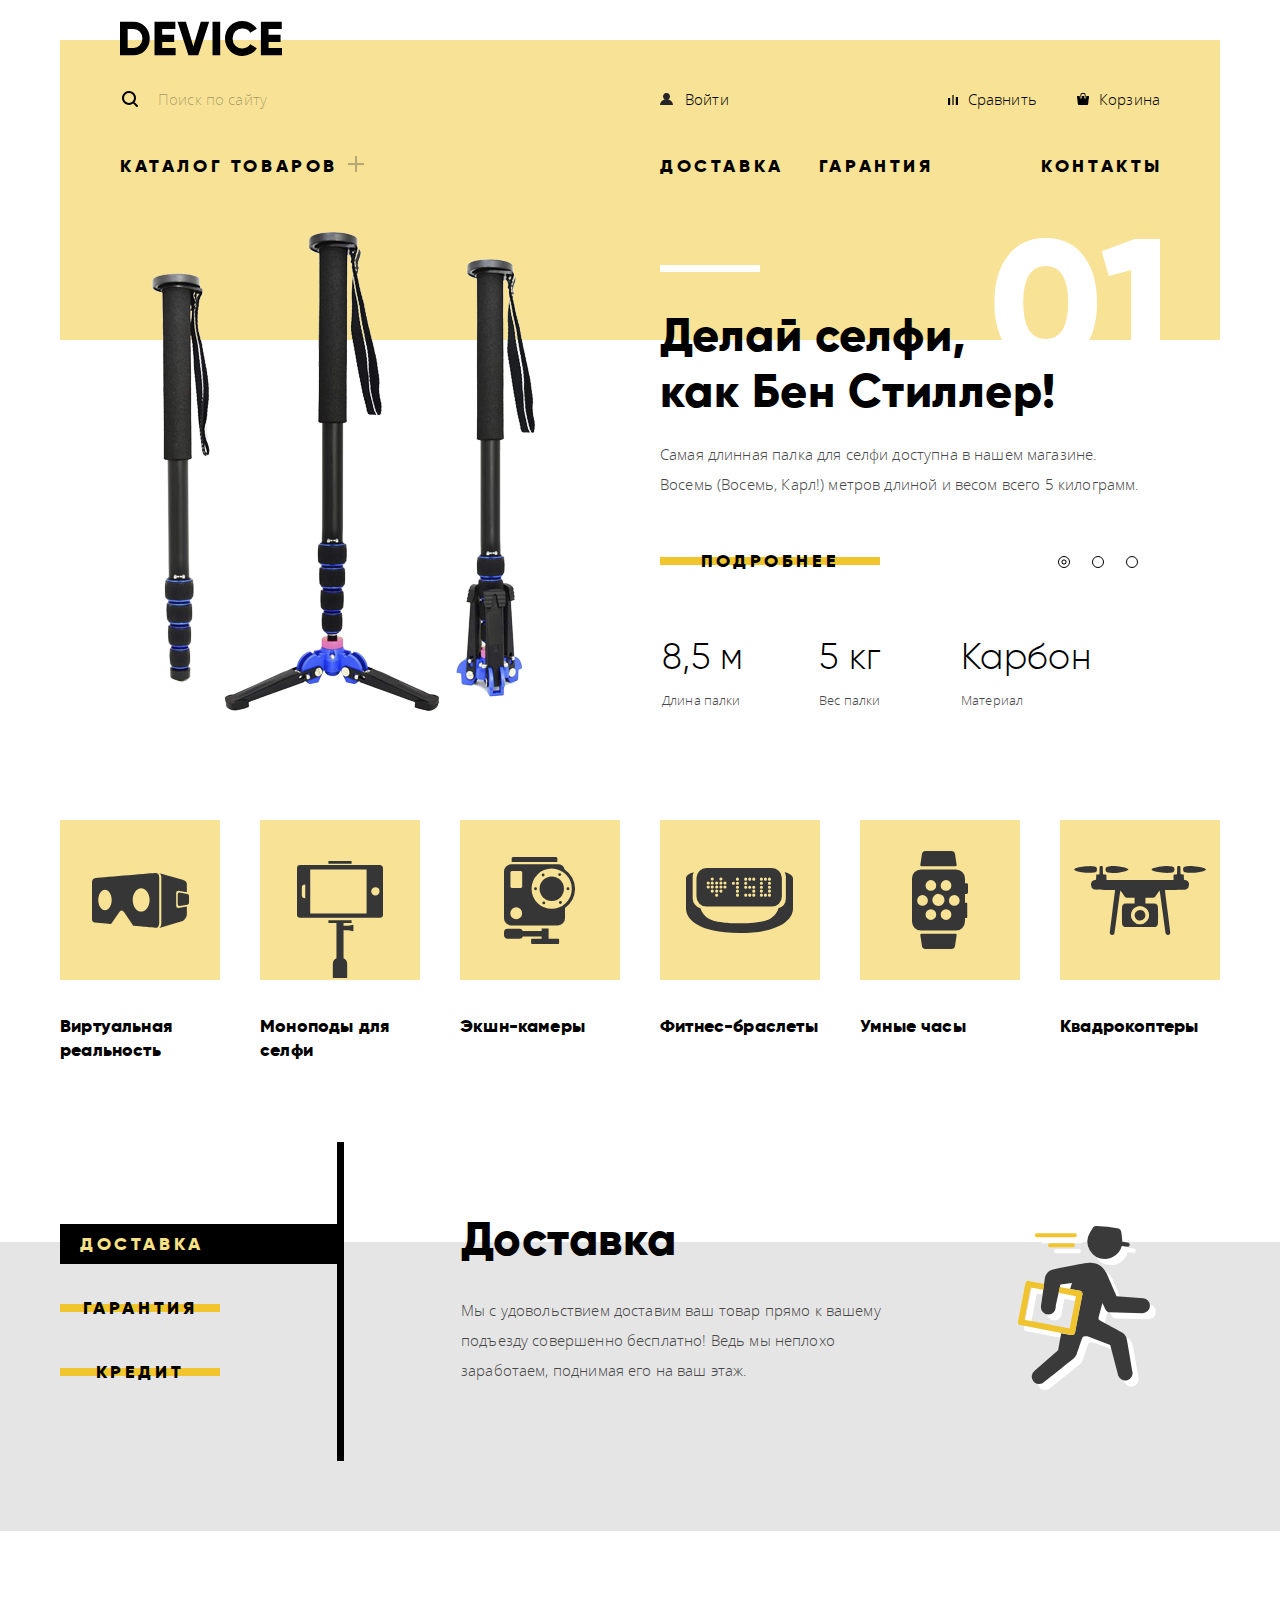
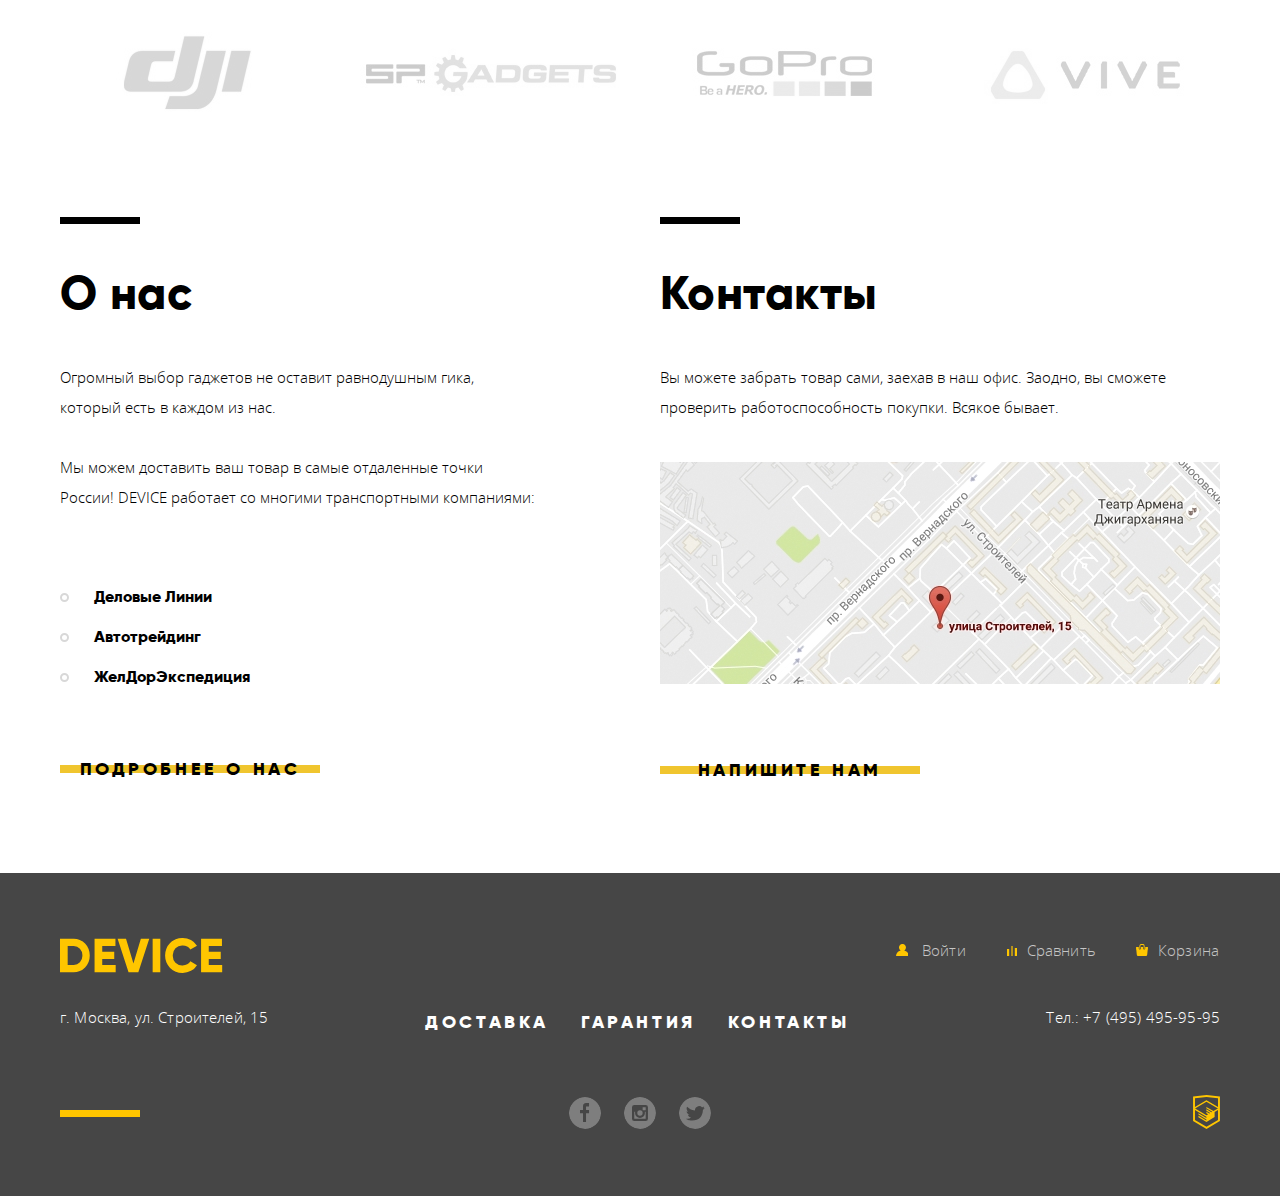
<file: index.html>
<!DOCTYPE html>
<html lang="ru">
  <head>
    <meta charset="utf-8" />
    <title>Магазин гаджетов - DEVICE</title>
    <link rel="stylesheet" href="css/normalize.css" />
    <link rel="stylesheet" href="css/style.min.css" />
  </head>
  <body>
    <header class="main-header">
      <div class="container">
        <nav class="site-navigation">
          <a class="header-logo">
            <img src="img/logo.svg" width="162" height="35" alt="Логотип магазина «Девайс»" />
          </a>
          <div class="header-top-wrapper">
            <div class="search-block active">
              <form action="https://echo.htmlacademy.ru" method="GET">
                <input
                  class="search-input"
                  id="search-field"
                  type="text"
                  name="search-line"
                  placeholder="Поиск по сайту"
                />
                <button class="search-button" type="submit">Найти</button>
                <label for="search-field" class="search-label" aria-label="Поиск по сайту"></label>
              </form>
            </div>
            <div class="top-menu-block">
              <ul class="user-navigation">
                <li class="login-link">
                  <a href="authorization.html">Войти</a>
                </li>
              </ul>
              <ul class="purchase-menu">
                <li class="compare"><a href="compare.html">Сравнить</a></li>
                <li class="cart"><a href="cart.html">Корзина</a></li>
              </ul>
            </div>
          </div>
          <div class="header-menu-wrapper">
            <ul class="header-menu catalog">
              <li class="main-submenu-item">
                <a href="catalog.html" class="main-menu-catalog">Каталог товаров</a>
                <ul class="catalog-submenu">
                  <li><a href="catalog.html" class="submenu-item">Виртуальная реальность</a></li>
                  <li><a href="catalog.html" class="submenu-item">Фитнеc-браслеты</a></li>
                  <li><a href="catalog.html" class="submenu-item">Квадрокоптеры</a></li>
                  <li><a href="catalog.html" class="submenu-item">Моноподы для селфи</a></li>
                  <li><a href="catalog.html" class="submenu-item">Умные часы</a></li>
                  <li><a href="catalog.html" class="submenu-item">Экшн-камеры</a></li>
                </ul>
              </li>
            </ul>
            <ul class="header-menu pages">
              <li class="delivery"><a href="delivery.html ">Доставка</a></li>
              <li class="guarantee"><a href="guarantee.html">Гарантия</a></li>
              <li class="contacts"><a href="contacts.html">Контакты</a></li>
            </ul>
          </div>
        </nav>
      </div>
    </header>
    <main class="main-page">
      <h1 class="visually-hidden">Интернет-магазин гаджетов "Девайс"</h1>
      <section class="main-page-popular">
        <h2 class="visually-hidden">Самые популярные товары</h2>
        <div class="container">
          <ol class="popular-slider">
            <!-- Популярный товар - 1 -->
            <li class="popular-slider-item current">
              <div class="slider-item-photo">
                <img
                  src="img/slider/slider-1.png"
                  width="384"
                  height="486"
                  alt="Фотография палки для селфи"
                  class="product-preview slide-1"
                />
              </div>
              <div class="slider-item-info">
                <b class="slogan"
                  >Делай селфи,<br />
                  как Бен Стиллер!</b
                >
                <p class="description">
                  Самая длинная палка для селфи доступна в нашем магазине. Восемь (Восемь, Карл!)
                  метров длиной и весом всего 5 килограмм.
                </p>
                <a href="item.html" class="button" aria-label="Подробнее о товаре">Подробнее</a>
                <table class="popular-item-properties">
                  <thead>
                    <tr>
                      <th>Длина палки</th>
                      <th>Вес палки</th>
                      <th>Материал</th>
                    </tr>
                  </thead>
                  <tbody>
                    <tr>
                      <td>8,5 м</td>
                      <td>5 кг</td>
                      <td>Карбон</td>
                    </tr>
                  </tbody>
                </table>
              </div>
            </li>
            <!-- Популярный товар - 2 -->
            <li class="popular-slider-item ">
              <div class="slider-item-photo">
                <img
                  src="img/slider/slider-2.png"
                  width="345"
                  height="485"
                  alt="Фотография фитнес-браслета"
                  class="product-preview slide-2"
                />
              </div>
              <div class="slider-item-info">
                <b class="slogan">Худеем<br />
                  правильно!</b>
                <p class="description">
                  Мотивирующие фитнес-браслеты помогут найти в себе силы не пропускать занятия и
                  соблюдать диету.
                </p>
                <a href="item.html" class="button" aria-label="Подробнее о товаре">Подробнее</a>
                <table class="popular-item-properties">
                  <thead>
                    <tr>
                      <th>Без подзарядки</th>
                    </tr>
                  </thead>
                  <tbody>
                    <tr>
                      <td>48 часов</td>
                    </tr>
                  </tbody>
                </table>
              </div>
            </li>
            <!-- Популярный товар - 3 -->
            <li class="popular-slider-item ">
              <div class="slider-item-photo">
                <img
                  src="img/slider/slider-3.png"
                  width="526"
                  height="334"
                  alt="Фотография квадрокоптера"
                  class="product-preview slide-3"
                />
              </div>
              <div class="slider-item-info">
                <b class="slogan">Порхает как бабочка, жалит как пчела!</b>
                <p class="description">
                  Этот обычный, на первый взгляд, квадрокоптер оснащен мощным лазером,
                  замаскированным под стандартную камеру.
                </p>
                <a href="item.html" class="button" aria-label="Подробнее о товаре">Подробнее</a>
                <table class="popular-item-properties">
                  <thead>
                    <tr>
                      <th>Дальность полета</th>
                      <th>Радиус поражения</th>
                    </tr>
                  </thead>
                  <tbody>
                    <tr>
                      <td>800 м</td>
                      <td>50 м</td>
                    </tr>
                  </tbody>
                </table>
              </div>
            </li>
          </ol>
          <ul class="popular slider-controls">
            <li>
              <button
                class="slider-control current"
                type="button"
                aria-label="Выбор слайда 1"
              ></button>
            </li>
            <li>
              <button class="slider-control" type="button" aria-label="Выбор слайда 2"></button>
            </li>
            <li>
              <button class="slider-control" type="button" aria-label="Выбор слайда 3"></button>
            </li>
          </ul>
        </div>
      </section>
      <section class="categories">
        <h2 class="visually-hidden">Категории товаров</h2>
        <div class="container">
          <ul class="categories-list">
            <li><a href="catalog.html" class="categories-item vr">Виртуальная реальность</a></li>
            <li>
              <a href="catalog.html" class="categories-item selfie">
                Моноподы для селфи
              </a>
            </li>
            <li><a href="catalog.html" class="categories-item cameras">Экшн-камеры</a></li>
            <li><a href="catalog.html" class="categories-item bands">Фитнеc-браслеты</a></li>
            <li><a href="catalog.html" class="categories-item smart-watches">Умные часы</a></li>
            <li><a href="catalog.html" class="categories-item copters">Квадрокоптеры</a></li>
          </ul>
        </div>
      </section>
      <section class="advantages">
        <h2 class="visually-hidden">Наши примущества</h2>
        <div class="container">
          <ul class="advantages-slider-controls">
            <li class="advantages-current"><button class="button">Доставка</button></li>
            <li><button class="button" type="button">Гарантия</button></li>
            <li><button class="button" type="button">Кредит</button></li>
          </ul>
          <ul class="advantages-slider">
            <li class="advantages-slider-item delivery current">
              <h3>Доставка</h3>
              <p>
                Мы с удовольствием доставим ваш товар прямо к вашему подъезду совершенно бесплатно!
                Ведь мы неплохо заработаем, поднимая его на ваш этаж.
              </p>
            </li>
            <li class="advantages-slider-item warranty ">
              <h3>Гарантия</h3>
              <p>
                Если из-за возгорания купленного у нас товара у вас сгорит дом — не переживайте, мы
                выдадим вам новый.<br />
                Товар, не дом, конечно же.
              </p>
            </li>
            <li class="advantages-slider-item credit ">
              <h3>Кредит</h3>
              <p>
                Залезть в долговую яму стало проще! Кредитные консультанты подберут для вас наиболее
                выгодные условия кредита. Выгодные для нашего банка, разумеется.
              </p>
            </li>
          </ul>
        </div>
      </section>
      <section class="brands">
        <h2 class="visually-hidden">Популярные бренды</h2>
        <div class="container">
          <ul class="brands-list">
            <li class="brand-logo dji">
              <img src="img/brands/logo-1.jpg" width="260" height="100" alt="Логотип DJI" />
            </li>
            <li class="brand-logo sp-gadgets">
              <img src="img/brands/logo-2.jpg" width="260" height="100" alt="Логотип SP-Gadgets" />
            </li>
            <li class="brand-logo gopro">
              <img src="img/brands/logo-3.jpg" width="260" height="100" alt="Логотип GoPro" />
            </li>
            <li class="brand-logo vive">
              <img src="img/brands/logo-4.jpg" width="260" height="100" alt="Логотип VIVE" />
            </li>
          </ul>
        </div>
      </section>
      <div class="container">
        <div class="two-columns">
          <section class="about">
            <h2 class="about-title">О нас</h2>
            <p class="about-text">
              Огромный выбор гаджетов не оставит равнодушным гика, который есть в каждом из нас.
            </p>
            <p class="about-text">
              Мы можем доставить ваш товар в самые отдаленные точки России! DEVICE работает со
              многими транспортными компаниями:
            </p>
            <ul class="logistics">
              <li>Деловые Линии</li>
              <li>Автотрейдинг</li>
              <li>ЖелДорЭкспедиция</li>
            </ul>
            <a href="about.html" class="button">Подробнее о нас</a>
          </section>
          <section class="contacts">
            <h2 class="contacts-title">Контакты</h2>
            <p class="contacts-info">
              Вы можете забрать товар сами, заехав в наш офис. Заодно, вы сможете проверить
              работоспособность покупки. Всякое бывает.
            </p>
            <a href="map.htlm" class="map-popup">
              <div class="contacts-map">
                <img src="img/map.jpg" width="560" height="222" alt="Наш магазин на карте" />
              </div>
            </a>
            <a href="contacts.html" class="button write-us">Напишите нам</a>
          </section>
        </div>
      </div>
      <section class="modal-feedback hide">
        <h2 class="visually-hidden">Форма обратной связи</h2>
        <form method="post" class="feedback-form" action="https://echo.htmlacademy.ru">
          <div class="two-columns">
            <p class="form-item">
              <label for="name-field">Ваше имя:</label>
              <input type="text" id="name-field" name="name" value="" placeholder="Имя Фамилия" />
            </p>
            <p class="form-item">
              <label for="email-field">Ваш e-mail:</label>
              <input
                type="text"
                id="email-field"
                name="email"
                value=""
                placeholder="email@example.com"
              />
            </p>
          </div>
          <p class="form-item">
            <label for="message-field">Текст письма:</label>
            <textarea id="message-field" name="message" placeholder="В свободной форме"></textarea>
          </p>
          <button class="button" type="submit">Отправить</button>
        </form>
        <button class="modal-close" type="button" aria-label="Закрыть окно обратной связи"></button>
      </section>
      <section class="modal-map hide">
        <h2 class="visually-hidden">Наш магазин на карте</h2>
        <iframe
          src="https://www.google.com/maps/embed?pb=!1m18!1m12!1m3!1d2249.1123749473386!2d37.5274293156775!3d55.687034004530304!2m3!1f0!2f0!3f0!3m2!1i1024!2i768!4f13.1!3m3!1m2!1s0x46b54cf65f5c8955%3A0x694710ccd55501e!2z0YPQuy4g0KHRgtGA0L7QuNGC0LXQu9C10LksIDE1LCDQnNC-0YHQutCy0LAsIDExOTMxMQ!5e0!3m2!1sru!2sru!4v1551735917663"
          width="960"
          height="559"
          style="border:0"
          allowfullscreen
        ></iframe>
        <button class="modal-close" type="button" aria-label="Закрыть карту"></button>
      </section>
    </main>
    <footer class="site-footer">
      <div class="container">
        <div class="footer-top-row">
          <a class="footer-logo">
            <img
              src="img/yellow/logo.svg"
              width="163"
              height="35"
              alt="Логотип магазина «Девайс»"
            />
          </a>
          <div class="footer-top-right">
            <ul class="footer-user-navigation">
              <li class="footer-login-link">
                <a href="authorization.html">Войти</a>
              </li>
            </ul>
            <ul class="footer-purchase-menu">
              <li class="footer-compare"><a href="compare.html">Сравнить</a></li>
              <li class="footer-cart"><a href="cart.html">Корзина</a></li>
            </ul>
          </div>
        </div>
        <div class="footer-middle">
          <ul class="footer-menu">
            <li><a href="delivery.html">Доставка</a></li>
            <li><a href="guarantee.html">Гарантия</a></li>
            <li><a href="contacts.html">Контакты</a></li>
          </ul>
          <span class="address">г. Москва, ул. Строителей, 15 </span>
          <span class="phone">Тел.: +7 (495) 495-95-95</span>
        </div>
        <div class="footer-bottom">
          <div class="yellow-line"></div>
          <div class="social">
            <ul class="footer-social">
              <li><a href="#" class="social-button fb" aria-label="Facebook"></a></li>
              <li><a href="#" class="social-button instagram" aria-label="Instagram"></a></li>
              <li><a href="#" class="social-button twitter" aria-label="Twitter"></a></li>
            </ul>
          </div>
          <p class="footer-copyright">
            <a href="https://htmlacademy.ru/intensive/htmlcss">
              <img
                src="img/yellow/logo-html.svg"
                width="27"
                height="34"
                alt="Разработано в HTML Academy"
              />
            </a>
          </p>
        </div>
      </div>
    </footer>
    <script src="js/script.min.js"></script>
  </body>
</html>
</file>
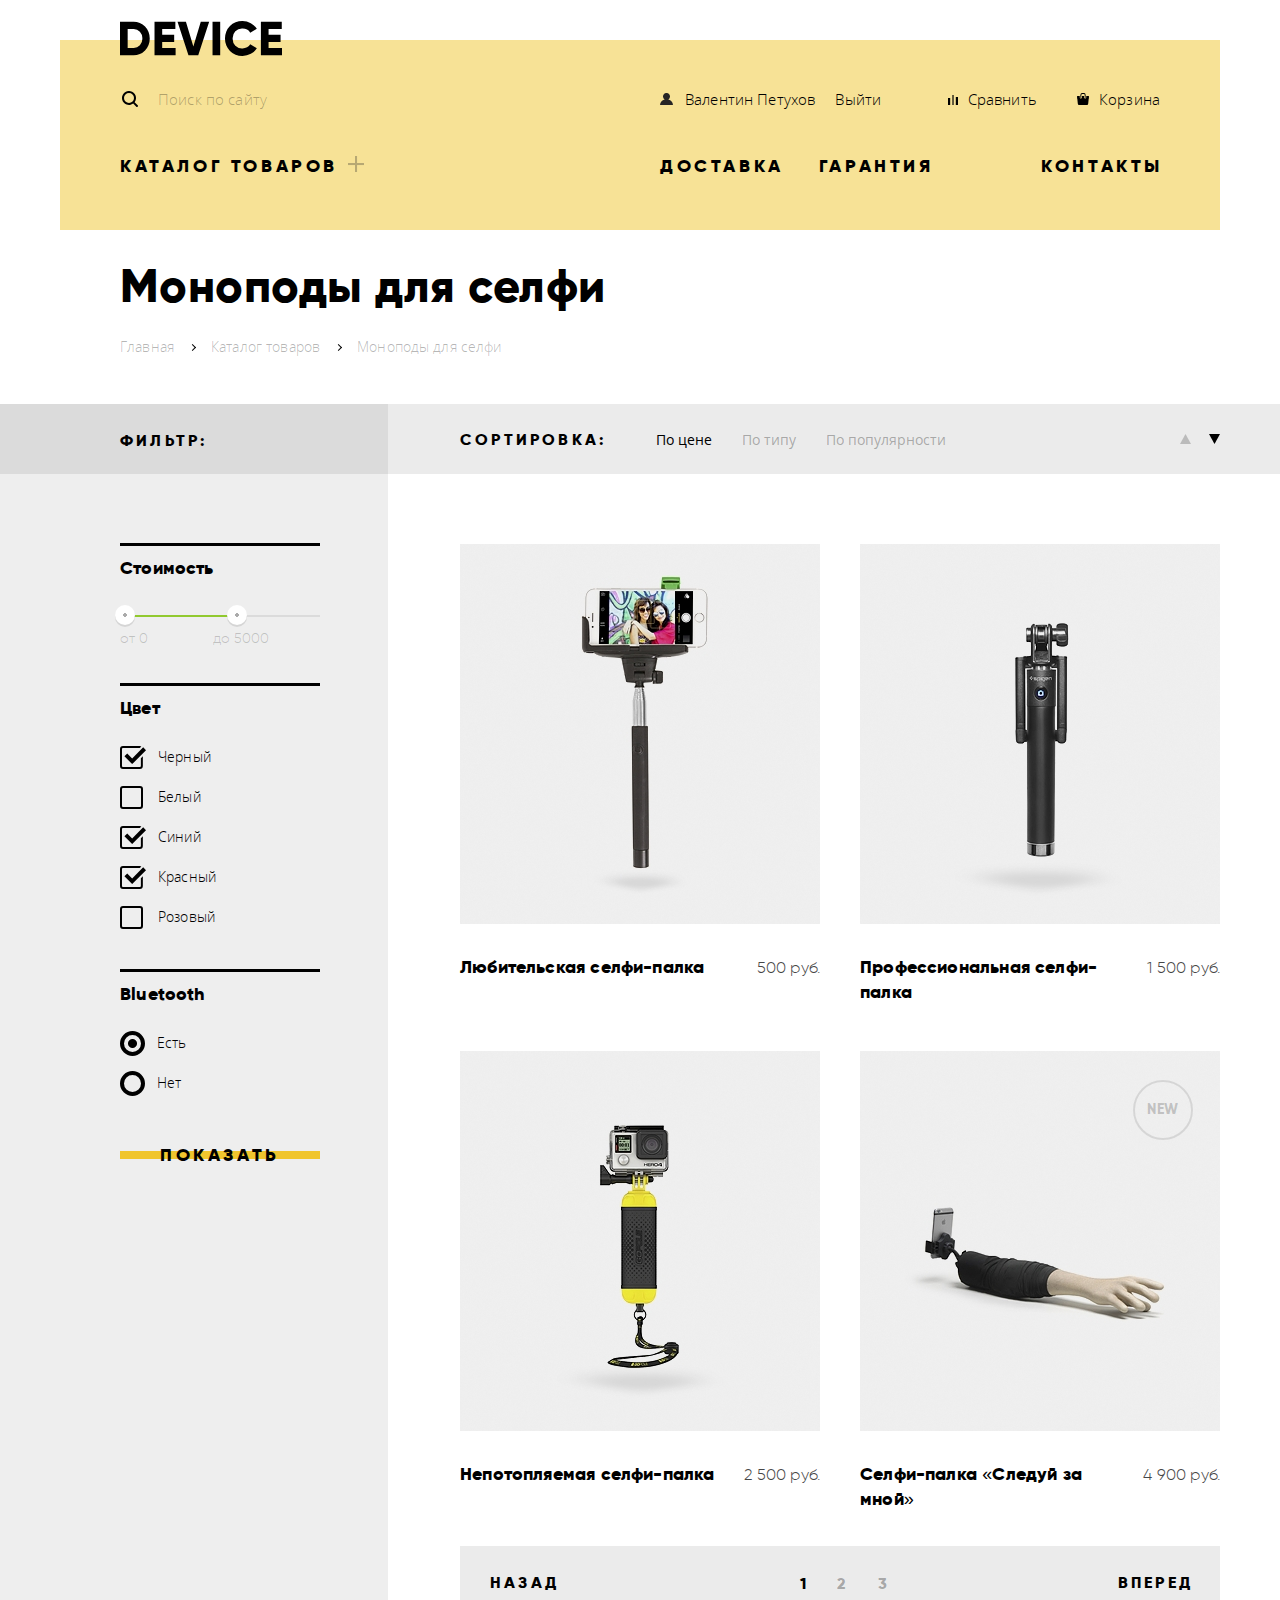
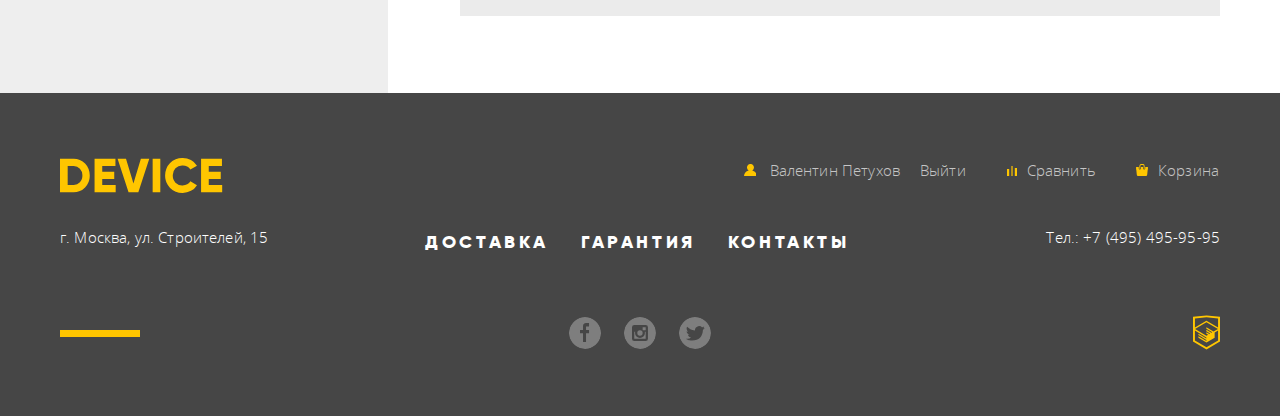
<file: catalog.html>
<!DOCTYPE html>
<html lang="ru">
  <head>
    <meta charset="utf-8" />
    <title>Магазин гаджетов - DEVICE</title>
    <link rel="stylesheet" href="css/normalize.css" />
    <link rel="stylesheet" href="css/style.min.css" />
  </head>
  <body>
    <header class="main-header">
      <div class="container">
        <nav class="site-navigation">
          <a href="index.html" class="header-logo">
            <img src="img/logo.svg" width="162" height="35" alt="Логотип магазина «Девайс»" />
          </a>
          <div class="header-top-wrapper">
            <div class="search-block active">
              <form action="https://echo.htmlacademy.ru" method="GET">
                <input
                  class="search-input"
                  id="search-field"
                  type="text"
                  name="search-line"
                  placeholder="Поиск по сайту"
                />
                <button class="search-button" type="submit">Найти</button>
                <label for="search-field" class="search-label" aria-label="Поиск по сайту"></label>
              </form>
            </div>
            <div class="top-menu-block">
              <ul class="user-navigation">
                <li class="login-profile">
                  <a href="profile.html">Валентин Петухов</a>
                </li>
                <li class="login-logout">
                  <a href="logout.html">Выйти</a>
                </li>
              </ul>
              <ul class="purchase-menu">
                <li class="compare"><a href="compare.html">Сравнить</a></li>
                <li class="cart"><a href="cart.html">Корзина</a></li>
              </ul>
            </div>
          </div>
          <div class="header-menu-wrapper">
            <ul class="header-menu catalog">
              <li>
                <a href="catalog.html" class="main-menu-catalog">Каталог товаров</a>
                <ul class="catalog-submenu">
                  <li><a href="catalog.html" class="submenu-item">Виртуальная реальность</a></li>
                  <li><a href="catalog.html" class="submenu-item">Моноподы для селфи</a></li>
                  <li><a href="catalog.html" class="submenu-item">Экшн-камеры</a></li>
                  <li><a href="catalog.html" class="submenu-item">Фитнеc-браслеты</a></li>
                  <li><a href="catalog.html" class="submenu-item">Умные часы</a></li>
                  <li><a href="catalog.html" class="submenu-item">Квадрокоптеры</a></li>
                </ul>
              </li>
            </ul>
            <ul class="header-menu pages">
              <li class="delivery"><a href="delivery.html ">Доставка</a></li>
              <li class="guarantee"><a href="guarantee.html">Гарантия</a></li>
              <li class="contacts"><a href="contacts.html">Контакты</a></li>
            </ul>
          </div>
        </nav>
      </div>
    </header>
    <main class="catalog-page">
      <div class="container">
        <h1 class="catalog-page-title">Моноподы для селфи</h1>
        <ul class="breadcrumbs">
          <li><a href="index.html">Главная</a></li>
          <li><a href="catalog.html">Каталог товаров</a></li>
          <li class="breadcrumbs-current">Моноподы для селфи</li>
        </ul>
      </div>
      <div class="two-columns">
        <div class="left-column">
          <section class="catalog-filters">
            <h2 class="filters-title">Фильтр:</h2>
            <!-- Форма с фильтрами -->
            <form action="https://echo.htmlacademy.ru" class="filter-form" method="GET">
              <fieldset class="filter-group price">
                <legend>Стоимость</legend>
                <div class="range-bar">
                  <button class="range-point" id="price-from" type="button"></button>
                  <button class="range-point" id="price-to" type="button"></button>
                </div>
                <label for="price-lowest" class="price-filter-label">от</label>
                <input
                  type="text"
                  id="price-lowest"
                  class="price-filter-input"
                  name="price-lowest"
                  value="0"
                />
                <label for="price-highest" class="price-filter-label">до</label>
                <input
                  type="text"
                  id="price-highest"
                  class="price-filter-input"
                  name="price-highest"
                  value="5000"
                />
              </fieldset>
              <fieldset class="filter-group">
                <legend>Цвет</legend>
                <ul>
                  <li>
                    <input
                      type="checkbox"
                      id="color-black"
                      class="checkbox-input"
                      name="color"
                      value="black"
                      checked
                    />
                    <label for="color-black">Черный</label>
                  </li>
                  <li>
                    <input
                      type="checkbox"
                      id="color-white"
                      class="checkbox-input"
                      name="color"
                      value="white"
                    />
                    <label for="color-white">Белый</label>
                  </li>
                  <li>
                    <input
                      type="checkbox"
                      id="color-blue"
                      class="checkbox-input"
                      name="color"
                      value="blue"
                      checked
                    />
                    <label for="color-blue">Синий</label>
                  </li>
                  <li>
                    <input
                      type="checkbox"
                      id="color-red"
                      class="checkbox-input"
                      name="color"
                      value="red"
                      checked
                    />
                    <label for="color-red">Красный</label>
                  </li>
                  <li>
                    <input
                      type="checkbox"
                      id="color-pink"
                      class="checkbox-input"
                      name="color"
                      value="pink"
                    />
                    <label for="color-pink">Розовый</label>
                  </li>
                </ul>
              </fieldset>
              <fieldset class="filter-group">
                <legend>Bluetooth</legend>
                <ul>
                  <li>
                    <input
                      type="radio"
                      id="radio-bt-true"
                      class="radio-input"
                      name="bluetooth"
                      value="true"
                      checked
                    />
                    <label for="radio-bt-true">Есть</label>
                  </li>
                  <li>
                    <input
                      type="radio"
                      id="radio-bt-false"
                      class="radio-input"
                      name="bluetooth"
                      value="false"
                    />
                    <label for="radio-bt-false">Нет</label>
                  </li>
                </ul>
              </fieldset>
              <button class="button" type="submit">Показать</button>
            </form>
          </section>
        </div>
        <div class="right-column">
          <section class="catalog-sort">
            <h2 class="sort-title">Сортировка:</h2>
            <ul class="sort-types">
              <li class="sort-current"><a href="#">По цене</a></li>
              <li><a href="#">По типу</a></li>
              <li><a href="#">По популярности</a></li>
            </ul>
            <p class="sort-order">
              <a href="#1" class="forward" aria-label="По возрастанию"></a>
              <a href="#2" class="backward order-current" aria-label="По убыванию"></a>
            </p>
          </section>
          <section class="catalog-items">
            <h2 class="visually-hidden">Товары в категории</h2>
            <ul class="catalog-list">
              <!-- Item 1 -->
              <li class="catalog-item">
                <h3 class="catalog-item-title">
                  <a href="catalog-item.html">Любительская селфи-палка</a>
                </h3>
                <img
                  src="img/products/item-1.jpg"
                  width="360"
                  height="380"
                  alt="Фото селфи-палки с телефоном"
                />
                <div class="hover-layer">
                  <a href="cart.html" class="button">В корзину</a>
                  <a href="compare.html" class="to-compare">Добавить к сравнению</a>
                </div>
                <b class="price">500 руб.</b>
              </li>
              <!-- Item 2 -->
              <li class="catalog-item">
                <h3 class="catalog-item-title">
                  <a href="catalog-item.html">Профессиональная селфи-палка </a>
                </h3>
                <img
                  src="img/products/item-2.jpg"
                  width="360"
                  height="380"
                  alt="Сложенная селфи-палка"
                />
                <div class="hover-layer">
                    <a href="cart.html" class="button">В корзину</a>
                    <a href="compare.html" class="to-compare">Добавить к сравнению</a>
                </div>
                <b class="price">1 500 руб.</b>
              </li>
              <!-- Item 3 -->
              <li class="catalog-item">
                <h3 class="catalog-item-title">
                  <a href="catalog-item.html">Непотопляемая селфи-палка</a>
                </h3>
                <img
                  src="img/products/item-3.jpg"
                  width="360"
                  height="380"
                  alt="Плавучая селфи-палка с экше-камерой"
                />
                <div class="hover-layer">
                  <a href="cart.html" class="button">В корзину</a>
                  <a href="compare.html" class="to-compare">Добавить к сравнению</a>
                </div>
                <b class="price">2 500 руб.</b>
              </li>
              <!-- Item 4 -->
              <li class="catalog-item mark-new">
                <h3 class="catalog-item-title">
                  <a href="catalog-item.html">Селфи-палка «Следуй за мной»</a>
                </h3>
                <img
                  src="img/products/item-4.jpg"
                  width="360"
                  height="380"
                  alt="Селфи-палка в виде руки"
                />
                <div class="hover-layer">
                    <a href="cart.html" class="button">В корзину</a>
                    <a href="compare.html" class="to-compare">Добавить к сравнению</a>
                </div>
                <b class="price">4 900 руб.</b>
              </li>
            </ul>
            <div class="pagination">
              <span class="pagination-previous"><a href="catalog.html">Назад</a></span>
              <ul class="pagination-list">
                <li class="pagination-item-current">1</li>
                <li><a href="catalog.html">2</a></li>
                <li><a href="catalog.html">3</a></li>
              </ul>
              <span class="pagination-next"><a href="catalog.html">Вперед</a></span>
            </div>
          </section>
        </div>
      </div>
    </main>
    <footer class="site-footer">
      <div class="container">
        <div class="footer-top-row">
          <p class="footer-logo">
            <a href="index.html" class="footer-logo">
              <img
                src="img/yellow/logo.svg"
                width="163"
                height="35"
                alt="Логотип магазина «Девайс»"
              />
            </a>
          </p>
          <div class="footer-top-right">
            <ul class="footer-user-navigation">
              <li class="footer-login-profile">
                <a href="profile.html">Валентин Петухов</a>
              </li>
              <li class="login-logout">
                <a href="logout.html">Выйти</a>
              </li>
            </ul>
            <ul class="footer-purchase-menu">
              <li class="footer-compare"><a href="compare.html">Сравнить</a></li>
              <li class="footer-cart"><a href="cart.html">Корзина</a></li>
            </ul>
          </div>
        </div>
        <div class="footer-middle">
          <ul class="footer-menu">
            <li><a href="delivery.html">Доставка</a></li>
            <li><a href="guarantee.html">Гарантия</a></li>
            <li><a href="contacts.html">Контакты</a></li>
          </ul>
          <span class="address">г. Москва, ул. Строителей, 15 </span>
          <span class="phone">Тел.: +7 (495) 495-95-95</span>
        </div>
        <div class="footer-bottom">
          <div class="yellow-line"></div>
          <div class="social">
            <ul class="footer-social">
              <li><a href="#" class="social-button fb" aria-label="Facebook"></a></li>
              <li><a href="#" class="social-button instagram" aria-label="Instagram"></a></li>
              <li><a href="#" class="social-button twitter" aria-label="Twitter"></a></li>
            </ul>
          </div>
          <p class="footer-copyright">
            <a href="https://htmlacademy.ru/intensive/htmlcss">
              <img
                src="img/yellow/logo-html.svg"
                width="27"
                height="35"
                alt="Разработано в HTML Academy"
              />
            </a>
          </p>
        </div>
      </div>
    </footer>
  </body>
</html>
</file>
<file: css/style.min.css>
@-webkit-keyframes modal-appear{0%{left:0;opacity:0}25%{left:55%;opacity:.5}50%{left:48%;opacity:1}75%{left:51%;opacity:1}to{left:50%;opacity:1}}@keyframes modal-appear{0%{left:0;opacity:0}25%{left:55%;opacity:.5}50%{left:48%;opacity:1}75%{left:51%;opacity:1}to{left:50%;opacity:1}}@-webkit-keyframes invalid-field{0%,to{-webkit-transform:translateX(0);transform:translateX(0)}20%{-webkit-transform:translateX(-3px);transform:translateX(-3px)}40%{-webkit-transform:translateX(3px);transform:translateX(3px)}60%{-webkit-transform:translateX(-2px);transform:translateX(-2px)}80%{-webkit-transform:translateX(1px);transform:translateX(1px)}}@keyframes invalid-field{0%,to{-webkit-transform:translateX(0);transform:translateX(0)}20%{-webkit-transform:translateX(-3px);transform:translateX(-3px)}40%{-webkit-transform:translateX(3px);transform:translateX(3px)}60%{-webkit-transform:translateX(-2px);transform:translateX(-2px)}80%{-webkit-transform:translateX(1px);transform:translateX(1px)}}@font-face{font-family:"Gilroy-ExtraBold";src:url(../fonts/gilroyextrabold.woff2) format("woff2"),url(../fonts/gilroyextrabold.woff) format("woff");font-weight:400;font-style:normal}@font-face{font-family:"Gilroy-Light";src:url(../fonts/gilroylight.woff2) format("woff2"),url(../fonts/gilroylight.woff) format("woff");font-weight:400;font-style:normal}@font-face{font-family:"Open-Sans";src:url(../fonts/opensans.woff2) format("woff2"),url(../fonts/opensans.woff) format("woff");font-weight:400;font-style:normal}@font-face{font-family:"Open-Sans-Light";src:url(../fonts/opensanslight.woff2) format("woff2"),url(../fonts/opensanslight.woff) format("woff");font-weight:400;font-style:normal}body{min-width:1200px;font-family:"Open-Sans-Light",Arial,sans-serif;font-size:15px;line-height:30px;letter-spacing:.01em;color:#464646}.categories-list a,.site-navigation a{text-decoration:none;color:#000}.site-footer a{text-decoration:none}.button,.catalog-page a{text-decoration:none;color:#000}.main-page section,body{margin:0;padding:0}.visually-hidden{position:absolute;clip:rect(0 0 0 0);width:1px;height:1px;margin:-1px}.hide{display:none}.button{position:relative;-webkit-box-sizing:border-box;box-sizing:border-box;padding:0;display:inline-block;font-family:"Gilroy-ExtraBold",Arial,sans-serif;font-size:18px;line-height:24px;letter-spacing:.2em;text-align:center;vertical-align:top;height:26px;background-color:transparent;border:0;text-transform:uppercase;outline:0;z-index:2;cursor:pointer}.button::after{content:"";display:block;-webkit-box-sizing:content-box;box-sizing:content-box;position:relative;top:-16px;height:8px;width:100%;background-color:#f0c52e;-webkit-transition-duration:.2s;-o-transition-duration:.2s;transition-duration:.2s;z-index:-1}.button.auto::after{left:-45px;padding:0 45px}.button:focus::after,.button:hover::after{height:40px;top:-32px}.button:active{color:rgba(0,0,0,.3)}.main-header{margin:0;color:#000}.breadcrumbs,.catalog-page ul,.main-header ul,.main-page ol,.main-page ul,.site-footer ul{list-style:none}.site-navigation{background-color:#f7e296}.header-logo:focus,.header-logo:hover{opacity:.6}.header-menu{font-family:"Gilroy-ExtraBold",Arial,sans-serif;font-size:18px;line-height:24px;letter-spacing:.2em;text-transform:uppercase;margin:0;padding:0}.header-menu .submenu-item{font-family:"Open-Sans-Light",Arial,sans-serif;text-decoration:none;color:#000;font-size:15px;line-height:30px;letter-spacing:.01em;text-transform:none}.site-navigation a:focus,.site-navigation a:focus::before,.site-navigation a:hover,.site-navigation a:hover::before{color:rgba(0,0,0,.6)}.site-navigation a:active{color:rgba(0,0,0,.3)}.search-block{position:relative;width:440px}.search-block::before{content:"";display:inline-block;width:16px;height:16px;margin-left:2px;background-image:url(../img/search.svg)}.search-label{display:block;width:100%;background-color:#fff}.search-input{-webkit-box-sizing:border-box;box-sizing:border-box}.search-button:active~label,.search-input:focus~label{position:absolute;bottom:0;width:378px;height:2px;background-color:#000;z-index:2}.site-navigation .search-input{background-color:transparent;color:rgba(0,0,0,.3);width:290px;padding:0 20px;border:0;font-family:"Open-Sans-Light",Arial,sans-serif;font-size:15px;line-height:30px;letter-spacing:.01em}.site-navigation .search-input::-webkit-input-placeholder{color:rgba(0,0,0,.3)}.site-navigation .search-input:-ms-input-placeholder,.site-navigation .search-input::-ms-input-placeholder{color:rgba(0,0,0,.3)}.site-navigation .search-input::placeholder{color:rgba(0,0,0,.3)}.site-navigation .search-input:hover::-webkit-input-placeholder{color:rgba(0,0,0,.6)}.site-navigation .search-input:hover:-ms-input-placeholder,.site-navigation .search-input:hover::-ms-input-placeholder{color:rgba(0,0,0,.6)}.site-navigation .search-input:hover::placeholder{color:rgba(0,0,0,.6)}.site-navigation .search-input:focus{color:#000;outline:0}.site-navigation .search-button{width:85px;height:50px;display:none;background-color:transparent;color:#000;border:2px solid #000;font-family:"Open-Sans-Light",Arial,sans-serif;font-size:15px;line-height:30px;letter-spacing:.01em;text-transform:none}.search-input:focus~button{display:inline-block;vertical-align:baseline}.site-navigation .search-button:focus,.site-navigation .search-button:hover{background-color:#000;color:#fff;outline:0}.site-navigation .search-button:active{display:inline-block;vertical-align:baseline;background-color:#000;color:rgba(255,255,255,.3)}.login-link a::before,.login-profile a::before{content:"";display:inline-block;vertical-align:baseline;width:13px;height:12px;margin-right:12px;background-image:url(../img/user.svg)}.cart a::before,.compare a::before,.header-menu .main-menu-catalog::after{content:"";display:inline-block;vertical-align:baseline;width:10px;height:10px;margin-right:10px;background-image:url(../img/compare.svg)}.cart a::before,.header-menu .main-menu-catalog::after{width:12px;height:12px;background-image:url(../img/cart.svg)}.header-menu .main-menu-catalog::after{width:16px;height:16px;margin-left:10px;background-image:url(../img/plus.svg)}.purchase-menu a:focus::before,.purchase-menu a:hover::before,.user-navigation a:focus::before,.user-navigation a:hover::before{opacity:.6}.purchase-menu a:active::before,.user-navigation a:active::before{opacity:.3}.popular-slider .slogan{margin:0;padding:0;display:block;font-family:"Gilroy-ExtraBold",Arial,sans-serif;font-size:47px;line-height:56px;letter-spacing:.01em;color:#000}.popular-slider .slogan::before{content:"";padding:0;display:block;width:100px;height:7px;margin:0 0 35px;background-color:#fff}.popular-slider .description{font-family:"Open-Sans-Light",Arial,sans-serif;font-size:15px;line-height:30px;letter-spacing:.01em;color:#464646}.popular-slider-item .button{width:220px;margin-left:0}.popular-item-properties thead{display:table-footer-group}.popular-item-properties td,.popular-item-properties th{text-decoration:none;font-weight:inherit;letter-spacing:.01em}.popular-item-properties th{text-align:left;margin:0;font-family:"Open-Sans-Light",Arial,sans-serif;color:#464646;font-size:13px;line-height:20px;padding:7px 0 0}.popular-item-properties td{font-family:"Gilroy-Light",Arial,sans-serif;color:#000;font-size:36px;line-height:48px;-webkit-box-sizing:border-box;box-sizing:border-box;padding:2px 0 0}.categories-list{font-family:"Gilroy-ExtraBold",Arial,sans-serif;font-size:18px;line-height:24px;letter-spacing:.01em;text-transform:none;margin:0;padding:0}.categories-list .vr::before{background-image:url(../img/popular-1.svg)}.categories-list .selfie::before{background-image:url(../img/popular-2.svg);background-position:bottom}.categories-list .cameras::before{background-image:url(../img/popular-3.svg)}.categories-list .bands::before{background-image:url(../img/popular-4.svg)}.categories-list .smart-watches::before{background-image:url(../img/popular-5.svg)}.categories-list .copters::before{background-image:url(../img/popular-6.svg)}.categories-list a:focus::before,.categories-list a:hover::before,.categories-list li:hover::before{background-color:#f0c52e}.categories-list a:active,.categories-list a:active::before{opacity:.3}.advantages .button{outline:0}.about .about-title,.advantages-slider-item h3,.contacts .contacts-title{font-family:"Gilroy-ExtraBold",Arial,sans-serif;font-size:47px;letter-spacing:.01em;color:#000}.advantages-slider-item h3{margin:0 0 32px;display:block;line-height:48px}.brand-logo{width:260px;font-size:0;line-height:0}.brand-logo img{height:0}.brand-logo::after{content:"";display:block;width:260px;height:100px;opacity:.2}.brands .dji::after{background-image:url(../img/brands/gray/logo-1.jpg)}.brands .sp-gadgets::after{background-image:url(../img/brands/gray/logo-2.jpg)}.brands .gopro::after{background-image:url(../img/brands/gray/logo-3.jpg)}.brands .vive::after{background-image:url(../img/brands/gray/logo-4.jpg)}.brand-logo:hover::after{height:0}.brand-logo,.brand-logo:hover img{height:100px}.about .about-title,.contacts .contacts-title{display:inline-block;vertical-align:top;line-height:58px}.about .logistics,.about p,.contacts p,.modal-feedback{font-family:"Open-Sans-Light",Arial,sans-serif;font-size:15px;line-height:30px;letter-spacing:0;text-transform:none;color:#000}.about .logistics,.modal-feedback{font-family:"Gilroy-ExtraBold",Arial,sans-serif;font-size:16px}.logistics li::before{content:"";display:inline-block;vertical-align:baseline;margin-right:25px;width:5px;height:5px;border:2px solid #d8d8d8;border-radius:50%}.contacts-map img{width:560px;height:222px}.modal-feedback{padding:90px 100px;font-size:18px;line-height:24px;letter-spacing:.1em}.modal-feedback input[type=text],.modal-feedback textarea{-webkit-box-sizing:border-box;box-sizing:border-box;padding:0 20px;background-color:rgba(0,0,0,.055);font-family:"Open-Sans",Arial,sans-serif;font-size:14px;line-height:18px;letter-spacing:0;color:#464646;border:0;height:50px;width:360px}.modal-feedback textarea{padding:20px;height:156px;width:760px}.modal-feedback input[type=text]:hover,textarea:hover{background-color:rgba(0,0,0,.08)}.modal-feedback input[type=text]:focus,textarea:focus{background-color:transparent;border:3px solid #f7e195;padding-left:17px;outline:0}textarea:focus{padding-top:17px}.modal-close{position:absolute;width:55px;height:55px;border:0;border-radius:50%;outline:0;-webkit-transition-duration:.2s;-o-transition-duration:.2s;transition-duration:.2s;background-color:rgba(224,211,162,.5);-webkit-transform:rotate(0deg);-ms-transform:rotate(0deg);transform:rotate(0deg)}.modal-close::after,.modal-close::before{content:"";display:block;position:absolute;margin-left:5px;width:30px;height:2px;background-color:#fff}.modal-close::before{-webkit-transform:rotate(45deg);-ms-transform:rotate(45deg);transform:rotate(45deg)}.modal-close::after{-webkit-transform:rotate(-45deg);-ms-transform:rotate(-45deg);transform:rotate(-45deg)}.modal-close:focus,.modal-close:hover{-webkit-transition-duration:.2s;-o-transition-duration:.2s;transition-duration:.2s;background-color:#f0c52e;-webkit-transform:rotate(180deg);-ms-transform:rotate(180deg);transform:rotate(180deg)}.modal-close:active{background-color:rgba(240,197,46,.3)}.site-footer{background-color:#464646;color:#fff;font-style:normal}.footer-menu a{font-family:"Gilroy-ExtraBold",Arial,sans-serif;font-size:18px;line-height:24px;letter-spacing:.2em;color:#fff;text-transform:uppercase}.site-footer a{color:#fff}.footer-bottom a:focus,.footer-bottom a:hover,.footer-logo:focus,.footer-logo:hover,.footer-middle a:focus,.footer-middle a:hover,.footer-purchase-menu a:focus::before,.footer-purchase-menu a:hover::before,.footer-social .social-button:focus,.footer-social .social-button:hover,.footer-user-navigation a:focus::before,.footer-user-navigation a:hover::before{opacity:.6}.footer-bottom a:active,.footer-logo:active,.footer-middle a:active,.footer-purchase-menu a:active::before,.footer-user-navigation a:active::before{opacity:.3}.footer-purchase-menu a,.footer-user-navigation a{color:rgba(255,255,255,.7)}.footer-purchase-menu a::before,.footer-user-navigation a::before{opacity:1}.footer-purchase-menu a:focus,.footer-purchase-menu a:hover,.footer-user-navigation a:focus,.footer-user-navigation a:hover{color:#fff}.footer-purchase-menu a:active,.footer-user-navigation a:active{color:rgba(255,255,255,.3)}.footer-social .social-button{display:inline-block;vertical-align:top;width:32px;height:32px;border-radius:50%;opacity:.3}.social-button.fb{background-image:url(../img/yellow/fb.svg)}.social-button.instagram{background-image:url(../img/yellow/instagram.svg)}.social-button.twitter{background-image:url(../img/yellow/twitter.svg)}.footer-social .social-button:active{opacity:.1}.catalog-page h1,.filter-group label,.filter-group legend{font-family:"Gilroy-ExtraBold",Arial,sans-serif;font-size:47px;line-height:48px;letter-spacing:.01em;color:#000}.breadcrumbs,.breadcrumbs a{font-family:"Open-Sans-Light",Arial,sans-serif;text-decoration:none;font-size:14px;line-height:24px;letter-spacing:.01em;color:rgba(0,0,0,.3)}.breadcrumbs a:hover{color:rgba(0,0,0,.6)}.breadcrumbs a:active{color:rgba(0,0,0,.1)}.filters-title,.pagination span,.sort-title{font-family:"Gilroy-ExtraBold",Arial,sans-serif;font-size:16px;line-height:24px;letter-spacing:.2em;text-transform:uppercase;color:#000}.filter-group label,.filter-group legend{font-size:18px;line-height:24px}.filter-group .price-filter-label,.price-filter-input{font-family:"Gilroy-Light",Arial,sans-serif;font-size:14px;line-height:24px;letter-spacing:0;color:rgba(0,0,0,.2);background-color:transparent;border:0}.filter-group label{font-family:"Open-Sans-Light",Arial,sans-serif;text-decoration:none;font-size:14px;line-height:40px}.filter-group label:disabled{color:#a6a6a6}.filter-group .checkbox-input,.filter-group .radio-input{position:absolute;clip:rect(0 0 0 0);width:1px;height:1px;margin:-1px}.catalog-sort a{font-family:"Open-Sans",Arial,sans-serif;text-decoration:none;font-size:14px;line-height:18px;letter-spacing:0;color:rgba(0,0,0,.3)}.catalog-sort a:focus,.catalog-sort a:hover{color:rgba(0,0,0,.6)}.catalog-sort a:active,.sort-current a,.sort-current a:hover{color:#000}.sort-order a::before{content:"";display:inline-block;vertical-align:baseline;width:11px;height:10px;background-repeat:no-repeat;opacity:.2}.sort-order a:focus::before,.sort-order a:hover::before{opacity:.4}.sort-order a.order-current::before,.sort-order a:active::before{opacity:1}.sort-order a.forward::before{background-image:url(../img/controls/icon-up-dir.svg)}.sort-order a.backward::before{background-image:url(../img/controls/icon-down-dir.svg)}.catalog-item-title{line-height:24px}.catalog-item .price,.catalog-item-title a{font-family:"Gilroy-ExtraBold",Arial,sans-serif;font-size:18px;font-weight:400;letter-spacing:.01em;color:#000}.catalog-item .price{font-family:"Gilroy-Light",Arial,sans-serif;font-size:16px;line-height:24px;color:#464646}.catalog-item .to-compare{font-family:"Open-Sans-Light",Arial,sans-serif;text-decoration:none;font-size:13px;line-height:36px;letter-spacing:.01em;color:rgba(0,0,0,.5)}.catalog-item a.to-compare:focus,.catalog-item a.to-compare:hover{color:#000}.catalog-item a.to-compare:active{color:rgba(0,0,0,.2)}.pagination{background-color:rgba(0,0,0,.08)}.pagination-next a:focus,.pagination-next a:hover,.pagination-previous a:focus,.pagination-previous a:hover{background-color:rgba(0,0,0,.08)}.pagination-next a:active,.pagination-previous a:active{background-color:rgba(0,0,0,.08);color:rgba(0,0,0,.3)}.pagination-list,.pagination-list a{font-family:"Gilroy-ExtraBold",Arial,sans-serif;font-size:16px;line-height:24px;letter-spacing:.2em;color:rgba(0,0,0,.3)}.pagination-list a:focus,.pagination-list a:hover{color:rgba(0,0,0,.6)}.pagination-item-current,.pagination-list a:active{color:#000}.container{width:1160px;margin:0 auto;padding:0 20px}.site-navigation{margin-top:40px;padding:0 60px;min-height:190px}.header-logo{display:block;width:162px;-webkit-transform:translateY(-19px);-ms-transform:translateY(-19px);transform:translateY(-19px)}.header-top-wrapper{-webkit-box-align:start;-ms-flex-align:start;align-items:flex-start;-webkit-box-pack:justify;-ms-flex-pack:justify;justify-content:space-between;margin-bottom:20px}.header-top-wrapper ul{margin:0;padding:0}.header-top-wrapper,.site-navigation .search-block,.top-menu-block{display:-webkit-box;display:-ms-flexbox;display:flex}.site-navigation .search-block{-webkit-box-align:center;-ms-flex-align:center;align-items:center;height:50px;-webkit-transform:translateY(-10px);-ms-transform:translateY(-10px);transform:translateY(-10px);-webkit-box-pack:start;-ms-flex-pack:start;justify-content:flex-start}.top-menu-block{width:500px;-webkit-box-pack:justify;-ms-flex-pack:justify;justify-content:space-between}.user-navigation li{margin-right:20px}.cart a,.compare a{margin-left:40px}.header-menu-wrapper,.header-menu.pages,.purchase-menu,.user-navigation{display:-webkit-box;display:-ms-flexbox;display:flex}.header-menu-wrapper{margin:0;-webkit-box-pack:justify;-ms-flex-pack:justify;justify-content:space-between}.header-menu.pages{-ms-flex-wrap:wrap;flex-wrap:wrap;width:500px;-webkit-box-pack:start;-ms-flex-pack:start;justify-content:flex-start}.header-menu.pages li{padding-right:35px}.header-menu.pages li:nth-child(3n){-webkit-box-flex:1;-ms-flex-positive:1;flex-grow:1;padding-right:0;margin-right:-3px;text-align:right}.header-menu .catalog-submenu{position:absolute;-webkit-box-sizing:border-box;box-sizing:border-box;margin:0 0 0 -60px;padding:15px 0 15px 55px;min-height:163px;width:760px;list-style:none;background-color:#f7e296;z-index:3;display:none}.header-menu .catalog-submenu::before{content:"";position:absolute;display:block;width:1160px;top:0;bottom:0;left:0;background-color:#f7e296}.main-menu-catalog:focus+.catalog-submenu,.main-submenu-item:hover .catalog-submenu{display:-webkit-box;display:-ms-flexbox;display:flex;-webkit-box-orient:horizontal;-webkit-box-direction:normal;-ms-flex-direction:row;flex-direction:row;-ms-flex-wrap:wrap;flex-wrap:wrap;-webkit-box-align:start;-ms-flex-align:start;align-items:flex-start;-ms-flex-line-pack:start;align-content:flex-start;-webkit-box-pack:start;-ms-flex-pack:start;justify-content:flex-start}.header-menu:focus-within .catalog-submenu{display:-webkit-box;display:-ms-flexbox;display:flex;-webkit-box-orient:horizontal;-webkit-box-direction:normal;-ms-flex-direction:row;flex-direction:row;-ms-flex-wrap:wrap;flex-wrap:wrap;-webkit-box-align:start;-ms-flex-align:start;align-items:flex-start;-ms-flex-line-pack:start;align-content:flex-start;-webkit-box-pack:start;-ms-flex-pack:start;justify-content:flex-start}.catalog-submenu li{padding:5px;margin-right:40px;width:180px;z-index:3}.catalog-submenu li:last-child{width:100%}.main-page{padding-bottom:85px}.popular-slider,.popular-slider ul{margin:0;padding:0}ol.popular-slider{position:relative;background-image:-webkit-linear-gradient(#f7e296 110px,transparent 110px);background-image:-o-linear-gradient(#f7e296 110px,transparent 110px);background-image:linear-gradient(#f7e296 110px,transparent 110px);counter-reset:item;min-height:485px}.main-page .popular-slider-item{display:-webkit-box;display:-ms-flexbox;display:flex;counter-increment:item}.popular-slider-item:not(.current) *{display:none}li.popular-slider-item::before{content:"0" counter(item);font-family:"Gilroy-ExtraBold",Arial,sans-serif;font-size:180px;line-height:180px;letter-spacing:.01em;text-transform:none;color:#fff;display:none;position:absolute;right:45px;top:-15px}li.popular-slider-item.current::before{display:inline}.popular-slider .slider-item-photo{display:-webkit-box;display:-ms-flexbox;display:flex;-webkit-box-pack:center;-ms-flex-pack:center;justify-content:center;-webkit-box-align:center;-ms-flex-align:center;align-items:center;-webkit-box-flex:1;-ms-flex-positive:1;flex-grow:1}.slider-item-photo .product-preview{margin:0}.slider-item-photo .slide-1{-webkit-transform:translate(-2px,-2px);-ms-transform:translate(-2px,-2px);transform:translate(-2px,-2px)}.slider-item-photo .slide-2{-webkit-transform:translate(6px,9px);-ms-transform:translate(6px,9px);transform:translate(6px,9px)}.slider-item-photo .slide-3{-webkit-transform:translate(12px,-9px);-ms-transform:translate(12px,-9px);transform:translate(12px,-9px)}.popular-slider-item .slider-item-info{position:relative;-ms-flex-negative:0;flex-shrink:0;-webkit-box-sizing:border-box;box-sizing:border-box;width:590px;padding:35px 30px 0}.slider-item-info .slogan{display:block;margin-bottom:20px;padding:0}.slider-item-info .description{display:block;width:490px;padding:0}.slider-item-info p:last-of-type{margin-bottom:50px}.popular-item-properties{padding-top:50px}.popular-item-properties *{margin:0;padding:0;border:0}.popular-item-properties td:nth-child(1){min-width:155px;padding-left:0}.popular-item-properties td:nth-child(2){min-width:140px}.popular.slider-controls{margin:0;display:-webkit-box;display:-ms-flexbox;display:flex;-webkit-box-pack:end;-ms-flex-pack:end;justify-content:flex-end;position:relative;padding:0 60px 0 0;-webkit-transform:translateY(-160px);-ms-transform:translateY(-160px);transform:translateY(-160px)}.popular.slider-controls li{padding-right:22px}.popular.slider-controls .slider-control{display:block;margin:0;padding:0;-webkit-box-sizing:border-box;box-sizing:border-box;width:12px;height:12px;background-color:#fff;border:1px solid #000;border-radius:50%}.popular.slider-controls .current{background-image:-webkit-radial-gradient(#fff 1px,#000 2px,#000 2px,#fff 3px);background-image:-o-radial-gradient(#fff 1px,#000 2px,#000 2px,#fff 3px);background-image:radial-gradient(#fff 1px,#000 2px,#000 2px,#fff 3px)}section.main-page-popular{padding:0;margin:0 0 77px}.main-page .categories-list{display:-webkit-box;display:-ms-flexbox;display:flex;-webkit-box-pack:start;-ms-flex-pack:start;justify-content:flex-start;-ms-flex-wrap:wrap;flex-wrap:wrap;margin:0 0 65px}.categories-list li{width:160px;padding:15px 40px 15px 0}.categories-list li:nth-child(6n){padding-right:0}.categories-list a::before,.categories-list li::before{content:"";display:block;-webkit-box-sizing:border-box;box-sizing:border-box;width:160px;height:160px}.categories-list li::before{background-color:rgba(240,197,46,.5)}.categories-list a::before{margin-top:-160px;margin-bottom:34px;padding:2px;background-repeat:no-repeat;background-position:center;background-origin:content-box}.advantages-slider{margin:0;padding:0}.main-page .advantages{position:relative;background-image:-webkit-linear-gradient(transparent 100px,#e5e5e5 100px);background-image:-o-linear-gradient(transparent 100px,#e5e5e5 100px);background-image:linear-gradient(transparent 100px,#e5e5e5 100px);min-height:388px;margin-bottom:93px}.advantages .container,.advantages-slider-controls{-webkit-box-pack:start;-ms-flex-pack:start;justify-content:flex-start}.advantages .container,.advantages-slider,.advantages-slider-controls{display:-webkit-box;display:-ms-flexbox;display:flex}.advantages-slider-controls{-webkit-box-orient:vertical;-webkit-box-direction:normal;-ms-flex-direction:column;flex-direction:column;padding:90px 0 0;margin:0 0 70px;min-height:229px;border-right:7px solid #000}.advantages-slider-controls li{margin:0;padding:0;height:64px}.advantages-slider-controls button{width:160px}.advantages-current button,.advantages-slider-controls button:active{width:277px;padding-left:20px;text-align:left;background-color:#000;color:#f7e184}.advantages-current button::after,.advantages-slider-controls button:active::after{background-color:#000;left:-20px;top:-32px;width:277px;height:40px;-webkit-transition-duration:0s;-o-transition-duration:0s;transition-duration:0s}.advantages-slider{-webkit-box-align:start;-ms-flex-align:start;align-items:flex-start;position:relative;width:100%;padding-left:117px;padding-top:73px}.advantages-slider-item.current{margin:0;padding:0;display:block}.advantages-slider-item:not(.current){display:none}.advantages-slider-item::after{content:"";display:block;position:absolute;right:2px;top:84px;width:200px;height:200px;background-repeat:no-repeat}.advantages-slider li.delivery::after{background-image:url(../img/delivery.svg)}.advantages-slider li.warranty::after{background-image:url(../img/warranty.svg);top:61px;right:16px}.advantages-slider li.credit::after{background-image:url(../img/credit.svg);top:61px}.advantages-slider-item p{width:460px;margin:0;padding:0 10px 15px 0}.brands-list,.main-page .two-columns{display:-webkit-box;display:-ms-flexbox;display:flex;-webkit-box-pack:justify;-ms-flex-pack:justify;justify-content:space-between}.brands-list{margin:0 0 90px;padding:0;-ms-flex-wrap:wrap;flex-wrap:wrap}.main-page .two-columns{-webkit-box-align:start;-ms-flex-align:start;align-items:flex-start;padding-top:3px}.about .about-title,.contacts .contacts-title{padding:0;margin:0 0 40px}.about .about-title::before,.contacts .contacts-title::before{content:"";display:block;width:80px;height:7px;padding:0;margin:0 0 40px;background-color:#000}.about p,.contacts p{padding:0;margin:0 0 30px}.main-page .about{margin:0;padding:0;width:475px}.about .logistics{padding:40px 0 0;margin:0 0 65px}.logistics li{margin-bottom:10px}.about .button{width:260px}.main-page .contacts{margin:0;padding:0 0 0 40px;width:560px}.contacts .contacts-map{padding-top:10px;margin-bottom:65px}.contacts .button{width:260px}.filter-group legend,.site-footer,.site-footer a,.site-footer h2,.site-footer p,.site-footer section{margin:0;padding:0}.site-footer{position:relative;min-height:323px}.site-footer .footer-top-row{display:-webkit-box;display:-ms-flexbox;display:flex;-webkit-box-pack:justify;-ms-flex-pack:justify;justify-content:space-between;-webkit-box-align:start;-ms-flex-align:start;align-items:flex-start;padding-top:65px;margin-bottom:20px}.site-footer .footer-purchase-menu,.site-footer .footer-top-right,.site-footer .footer-user-navigation{margin:0;padding:0;display:-webkit-box;display:-ms-flexbox;display:flex}.footer-user-navigation li{margin:0;padding:0 0 0 20px;-webkit-transform:translate(-2px,-3px);-ms-transform:translate(-2px,-3px);transform:translate(-2px,-3px)}.footer-login-link a::before,.footer-login-profile a::before{content:"";display:inline-block;vertical-align:baseline;width:12px;height:12px;margin-right:14px;background-image:url(../img/yellow/user-yellow.svg)}.footer-purchase-menu li{margin:0;padding:0 0 0 40px;-webkit-transform:translate(-1px,-3px);-ms-transform:translate(-1px,-3px);transform:translate(-1px,-3px)}.footer-cart a::before,.footer-compare a::before{content:"";display:inline-block;vertical-align:baseline;margin-right:10px}.footer-cart a::before{width:12px;height:12px}.footer-compare a::before{background-image:url(../img/yellow/compare.svg);width:10px;height:10px}.footer-cart a::before{background-image:url(../img/yellow/cart.svg)}.footer-bottom,.footer-middle,.site-footer .footer-purchase-menu,.site-footer .footer-top-right,.site-footer .footer-user-navigation{-webkit-box-pack:justify;-ms-flex-pack:justify;justify-content:space-between;-webkit-box-align:start;-ms-flex-align:start;align-items:flex-start}.footer-middle .address{-webkit-box-ordinal-group:2;-ms-flex-order:1;order:1;margin-bottom:63px}.footer-middle .phone{-webkit-box-ordinal-group:4;-ms-flex-order:3;order:3}.footer-middle .footer-menu{-webkit-box-ordinal-group:3;-ms-flex-order:2;order:2;padding:5px 0 0;margin:0 40px 0 0;max-width:700px;display:-webkit-box;display:-ms-flexbox;display:flex;-ms-flex-wrap:wrap;flex-wrap:wrap;-webkit-box-pack:center;-ms-flex-pack:center;justify-content:center}.footer-middle .footer-menu li{padding:0 16px}.footer-bottom .yellow-line{margin:15px 0 0;padding:0;width:80px;height:7px;background-color:#ffc600}.breadcrumbs,.footer-bottom,.footer-middle,.footer-social{display:-webkit-box;display:-ms-flexbox;display:flex}.footer-social{-ms-flex-pack:distribute;justify-content:space-around;margin:0;padding:0 70px 0 0}.footer-social li{padding:2px 3px 0 20px}.catalog-page .catalog-page-title{margin:0;padding:32px 60px 0}.breadcrumbs{padding:25px 60px;margin:0 0 20px}.breadcrumbs li:not(.breadcrumbs-current)::after{content:"";display:inline-block;vertical-align:baseline;width:4px;height:4px;margin:2px 16px;border-top:1px solid #000;border-right:1px solid #000;-webkit-transform:rotate(45deg);-ms-transform:rotate(45deg);transform:rotate(45deg)}.catalog-page .two-columns{margin:0;padding:0;display:-webkit-box;display:-ms-flexbox;display:flex;-webkit-box-pack:center;-ms-flex-pack:center;justify-content:center}.catalog-page .left-column,.catalog-page .right-column{margin:0;padding:0 0 77px;-webkit-box-flex:1;-ms-flex-positive:1;flex-grow:1}.catalog-page .left-column{display:-webkit-box;display:-ms-flexbox;display:flex;-webkit-box-pack:end;-ms-flex-pack:end;justify-content:flex-end;background-color:#eee}.catalog-page .right-column{position:relative}.catalog-page .catalog-filters{margin:0;padding:0 0 0 80px;-webkit-box-sizing:border-box;box-sizing:border-box;width:348px;z-index:1}.catalog-page .filters-title{margin:0 0 65px;padding:25px 0}.filter-group{position:relative;margin:0 0 30px;padding:15px 15px 0 0;border:0}.filter-group legend::before{content:"";display:block;padding:0;margin:0 0 10px;width:200px;height:3px;background-color:#000}.filter-group ul{margin:0;padding:2px 0}.range-bar{position:relative;margin:20px 0 5px;padding:0;height:2px;width:200px;background-image:-webkit-gradient(linear,left top,right top,color-stop(55%,#91c92f),color-stop(55%,#dbdbdb));background-image:-webkit-linear-gradient(left,#91c92f 55%,#dbdbdb 55%);background-image:-o-linear-gradient(left,#91c92f 55%,#dbdbdb 55%);background-image:linear-gradient(90deg,#91c92f 55%,#dbdbdb 55%)}.range-bar .range-point{position:absolute;margin:0;padding:0;width:20px;height:20px;top:-10px;background-image:-webkit-radial-gradient(#ababab 2px,#fff 2px);background-image:-o-radial-gradient(#ababab 2px,#fff 2px);background-image:radial-gradient(#ababab 2px,#fff 2px);border:0;border-radius:50%;-webkit-box-shadow:0 2px 0 0 rgba(0,0,0,.1);box-shadow:0 2px 0 0 rgba(0,0,0,.1);cursor:pointer;outline:0}.range-bar .range-point:active,.range-bar .range-point:focus{width:22px;height:22px;top:-11px;-webkit-transform:translateX(-1px);-ms-transform:translateX(-1px);transform:translateX(-1px);background-image:-webkit-radial-gradient(#ababab 2.2px,#fff 2.2px);background-image:-o-radial-gradient(#ababab 2.2px,#fff 2.2px);background-image:radial-gradient(#ababab 2.2px,#fff 2.2px)}#price-from{left:-5px}#price-to{left:107px}.price-filter-input{width:70px}.price-filter-input,.price-filter-label{margin:0;padding:0;height:24px}.filter-group.price{margin-bottom:31px}.filter-group input[type=checkbox]+label,.filter-group input[type=radio]+label{display:-webkit-box;display:-ms-flexbox;display:flex;-webkit-box-align:center;-ms-flex-align:center;align-items:center;margin:0;padding:0;cursor:pointer;outline:0}.filter-group input[type=checkbox]+label::before{content:"";display:inline-block;vertical-align:top;padding:0;margin:0 11px 0 0;width:27px;height:23px;background-image:url(../img/controls/checkbox-off.svg);background-repeat:no-repeat}.filter-group input[type=checkbox]:checked+label::before{background-image:url(../img/controls/checkbox-on.svg)}.filter-group input[type=radio]+label::before{content:"";display:inline-block;vertical-align:top;-webkit-box-sizing:border-box;box-sizing:border-box;padding:0;margin:0 12px 0 0;width:25px;height:25px;border:4px solid #000;border-radius:50%}.filter-group input[type=radio]:checked+label::before{background-image:-webkit-radial-gradient(#000 4px,transparent 5px);background-image:-o-radial-gradient(#000 4px,transparent 5px);background-image:radial-gradient(#000 4px,transparent 5px)}.filter-group input[type=checkbox]:not(:disabled)+label:hover::before,.filter-group input[type=radio]:not(:disabled)+label:hover::before{opacity:.6}.filter-group input[type=checkbox]:not(:disabled):focus+label::before,.filter-group input[type=radio]:not(:disabled):focus+label::before{-webkit-box-shadow:0 0 2px 2px #f0c52e;box-shadow:0 0 2px 2px #f0c52e}.filter-group input[type=checkbox]:not(:disabled):active+label::before{-webkit-box-shadow:none;box-shadow:none;background-image:url(../img/controls/checkbox-on.svg)}.filter-group input[type=checkbox]:not(:disabled):checked:active+label::before{-webkit-box-shadow:none;box-shadow:none;background-image:url(../img/controls/checkbox-off.svg)}.filter-group input[type=radio]:not(:disabled):active+label::before{-webkit-box-shadow:none;box-shadow:none;background-image:-webkit-radial-gradient(#000 4px,transparent 5px);background-image:-o-radial-gradient(#000 4px,transparent 5px);background-image:radial-gradient(#000 4px,transparent 5px)}.filter-group input[type=radio]:not(:disabled):checked:active+label::before{-webkit-box-shadow:none;box-shadow:none;background-image:none}.filter-group input[type=checkbox]:disabled+label,.filter-group input[type=radio]:disabled+label{opacity:.25}.filter-form .button{width:200px;padding-top:8px;outline:0}.catalog-page .catalog-sort{margin:0;padding:0 20px 0 0;-webkit-box-sizing:border-box;box-sizing:border-box;width:852px}.catalog-sort,.catalog-sort .sort-types{display:-webkit-box;display:-ms-flexbox;display:flex}.catalog-sort .sort-types{-ms-flex-wrap:wrap;flex-wrap:wrap;-webkit-box-flex:1;-ms-flex-positive:1;flex-grow:1;-webkit-box-align:center;-ms-flex-align:center;align-items:center;margin:0;padding:0;min-height:70px;z-index:1}.catalog-sort::before{content:"";display:block;position:absolute;background-color:rgba(0,0,0,.08);top:0;right:0;width:100vw;min-height:70px;z-index:0}.catalog-page .sort-title{margin:0;padding:24px 35px 20px 72px}.sort-types li{margin:0;padding:0 15px}.catalog-list .catalog-item,.sort-order{display:-webkit-box;display:-ms-flexbox;display:flex}.catalog-items .catalog-list,.sort-order{-webkit-box-pack:justify;-ms-flex-pack:justify;justify-content:space-between}.sort-order{justify-self:flex-end;-webkit-box-align:center;-ms-flex-align:center;align-items:center;-ms-flex-negative:0;flex-shrink:0;width:40px}.catalog-items .catalog-list{display:-webkit-box;display:-ms-flexbox;display:flex;-ms-flex-wrap:wrap;flex-wrap:wrap;-webkit-box-sizing:border-box;box-sizing:border-box;margin:0;padding:50px 0 0 72px;width:832px}.catalog-list .catalog-item{position:relative;-webkit-box-orient:vertical;-webkit-box-direction:normal;-ms-flex-direction:column;flex-direction:column;margin:20px 0 27px;padding:0;width:360px}.catalog-list .catalog-item-title{-webkit-box-ordinal-group:2;-ms-flex-order:1;order:1;width:255px;margin:0;padding:30px 0 0}.catalog-item .hover-layer{display:-webkit-box;display:-ms-flexbox;display:flex;-webkit-box-orient:vertical;-webkit-box-direction:normal;-ms-flex-direction:column;flex-direction:column;-webkit-box-pack:center;-ms-flex-pack:center;justify-content:center;-webkit-box-align:center;-ms-flex-align:center;align-items:center;position:absolute;margin:0;padding:0;top:0;width:360px;height:380px}.catalog-item .hover-layer:hover::before{content:"";display:block;position:absolute;top:0;bottom:0;left:0;right:0;background-color:rgba(255,255,255,.7);cursor:pointer}.hover-layer .button{width:200px;padding:40px 0;opacity:0}.hover-layer .to-compare{opacity:0}.hover-layer .button:focus,.hover-layer .to-compare:focus,.hover-layer:hover .button,.hover-layer:hover .to-compare{opacity:1;z-index:2}.catalog-item .price{position:absolute;top:412px;right:0;max-width:105px}.mark-new .hover-layer::after{content:"new";display:block;position:absolute;top:29px;right:27px;font-family:"Gilroy-ExtraBold",Arial,sans-serif;font-size:14px;line-height:24px;letter-spacing:.05em;color:rgba(0,0,0,.2);text-transform:uppercase;text-align:center;width:60px;height:60px;padding:16px 7px;border:2px solid rgba(0,0,0,.1);border-radius:50%}.catalog-page .pagination{margin:8px 0 0 72px;padding:0;width:760px;min-height:70px;display:-webkit-box;display:-ms-flexbox;display:flex;-webkit-box-pack:justify;-ms-flex-pack:justify;justify-content:space-between;-webkit-box-align:center;-ms-flex-align:center;align-items:center}.pagination-previous a{display:block;margin:0;padding:23px 30px 20px}.mark-new .hover-layer::after,.modal-feedback,.modal-map,.pagination-next a,.pagination-previous a{-webkit-box-sizing:border-box;box-sizing:border-box}.pagination-next a{display:block;margin:0;padding:23px 27px 20px 30px}.pagination-list{margin:0;padding:0 10px 0 25px;width:100%;-webkit-box-flex:1;-ms-flex-positive:1;flex-grow:1;display:-webkit-box;display:-ms-flexbox;display:flex;-webkit-box-pack:center;-ms-flex-pack:center;justify-content:center;-webkit-box-align:end;-ms-flex-align:end;align-items:flex-end;-ms-flex-wrap:wrap;flex-wrap:wrap}.pagination-list li{margin:0;padding:5px 15px 0 13px}.modal-feedback,.modal-map{position:fixed;top:50%;left:50%;-webkit-transform:translate(-50%,-50%);-ms-transform:translate(-50%,-50%);transform:translate(-50%,-50%);width:960px;z-index:3;background-color:#fff;-webkit-animation-name:modal-appear;animation-name:modal-appear;-webkit-animation-duration:.5s;animation-duration:.5s}.modal-feedback{-webkit-box-shadow:0 10px 20px 0 rgba(4,6,6,.2);box-shadow:0 10px 20px 0 rgba(4,6,6,.2);height:553px}.modal-feedback .two-columns{display:-webkit-box;display:-ms-flexbox;display:flex;padding:90px 100px 0}.modal-feedback .two-columns+.form-item{padding:0 100px}.form-item label{display:block;padding-bottom:5px}.modal-feedback .modal-close{position:absolute;top:22px;right:22px;outline:0}.modal-feedback .button{width:200px;margin-left:100px;margin-top:35px;outline:0}.modal-map{height:559px;-webkit-box-shadow:0 0 20px -10px #000;box-shadow:0 0 20px -10px #000}.modal-map .modal-close{position:absolute;top:22px;right:22px;outline:0}.modal-feedback input.invalid,.modal-feedback textarea.invalid{color:rgba(46,46,46,.4);background-color:#f6dada;-webkit-animation-name:invalid-field;animation-name:invalid-field;-webkit-animation-duration:.3s;animation-duration:.3s}
</file>
